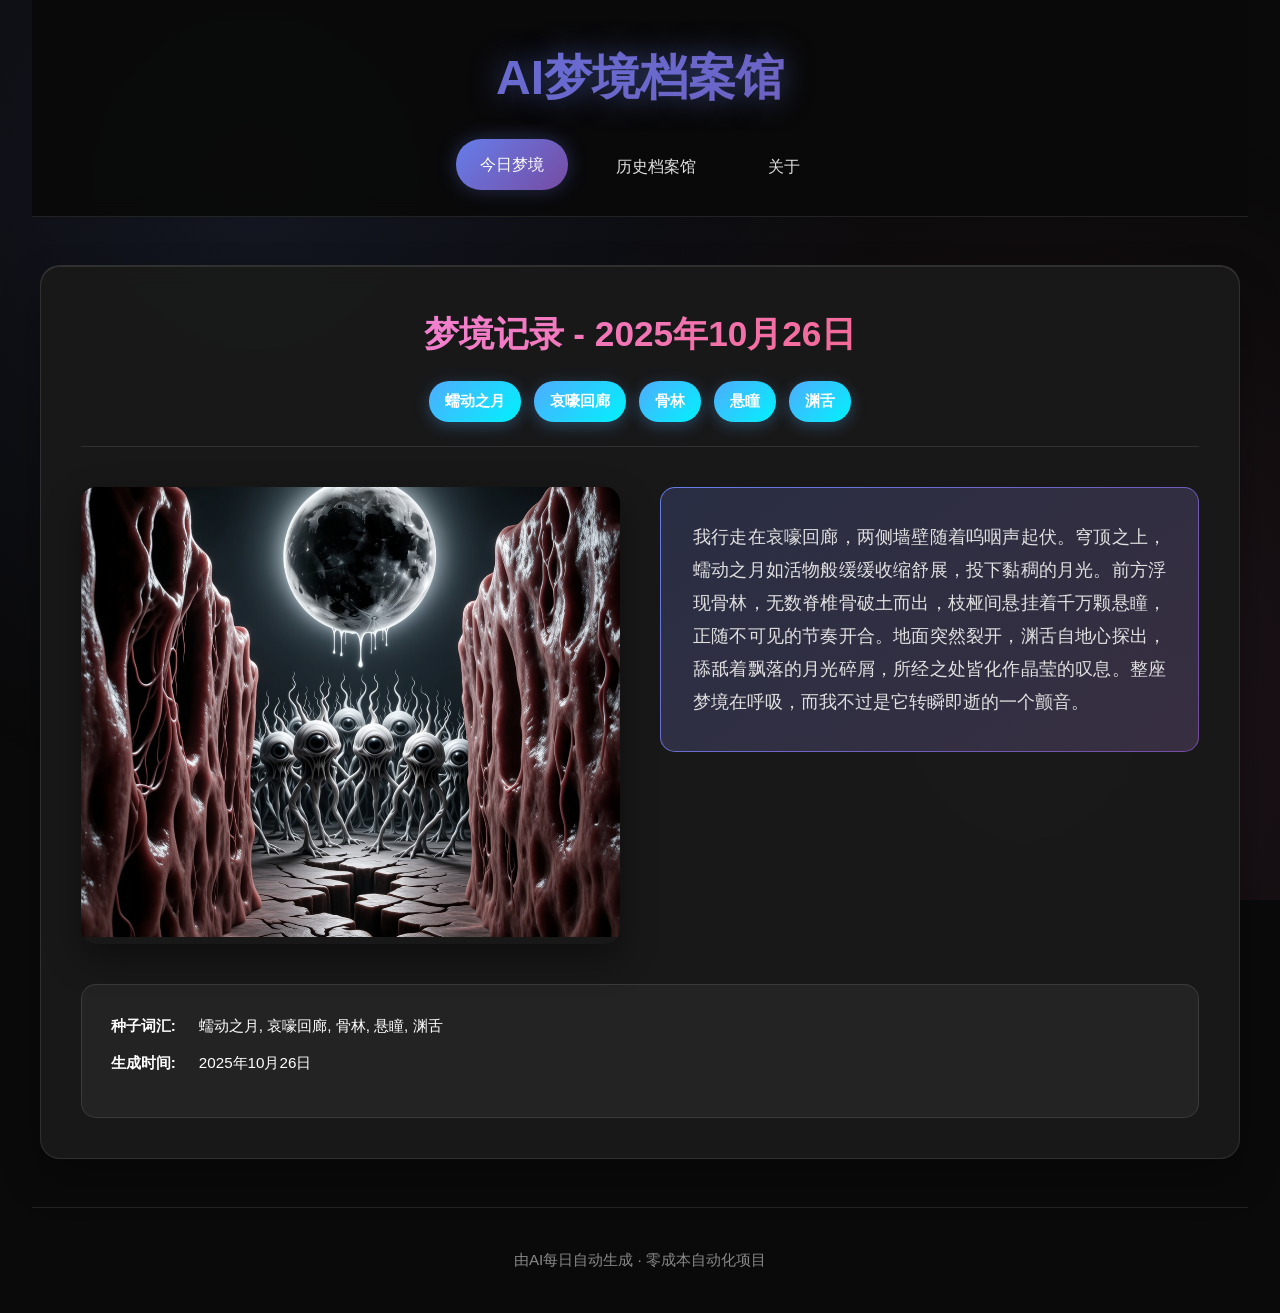
<file: index.html>
<!DOCTYPE html>
<html lang="zh-CN">
<head>
    <meta charset="UTF-8">
    <meta name="viewport" content="width=device-width, initial-scale=1.0">
    <title>AI梦境档案馆</title>
    <link rel="stylesheet" href="styles.css">
</head>
<body>
    <div class="container">
        <header>
            <h1>AI梦境档案馆</h1>
            <nav>
                <a href="index.html" class="active">今日梦境</a>
                <a href="archive.html">历史档案馆</a>
                <a href="about.html">关于</a>
            </nav>
        </header>

        <main>
            <div id="loading" class="loading">
                <div class="spinner"></div>
                <p>正在加载梦境...</p>
            </div>

            <div id="dream-container" class="dream-container hidden">
                <div class="dream-header">
                    <h2 id="dream-date">今日梦境</h2>
                    <div class="seeds" id="dream-seeds"></div>
                </div>

                <div class="dream-content">
                    <div class="dream-image">
                        <img id="dream-img" src="" alt="今日梦境图像">
                    </div>
                    <div class="dream-text">
                        <p id="dream-text"></p>
                    </div>
                </div>

                <div class="dream-meta">
                    <p><strong>种子词汇:</strong> <span id="seeds-list"></span></p>
                    <p><strong>生成时间:</strong> <span id="generation-time"></span></p>
                </div>
            </div>

            <div id="error-message" class="error-message hidden">
                <p>无法加载梦境数据，请稍后再试。</p>
            </div>
        </main>

        <footer>
            <p>由AI每日自动生成 · 零成本自动化项目</p>
        </footer>
    </div>

    <script src="main.js"></script>
</body>
</html>
</file>
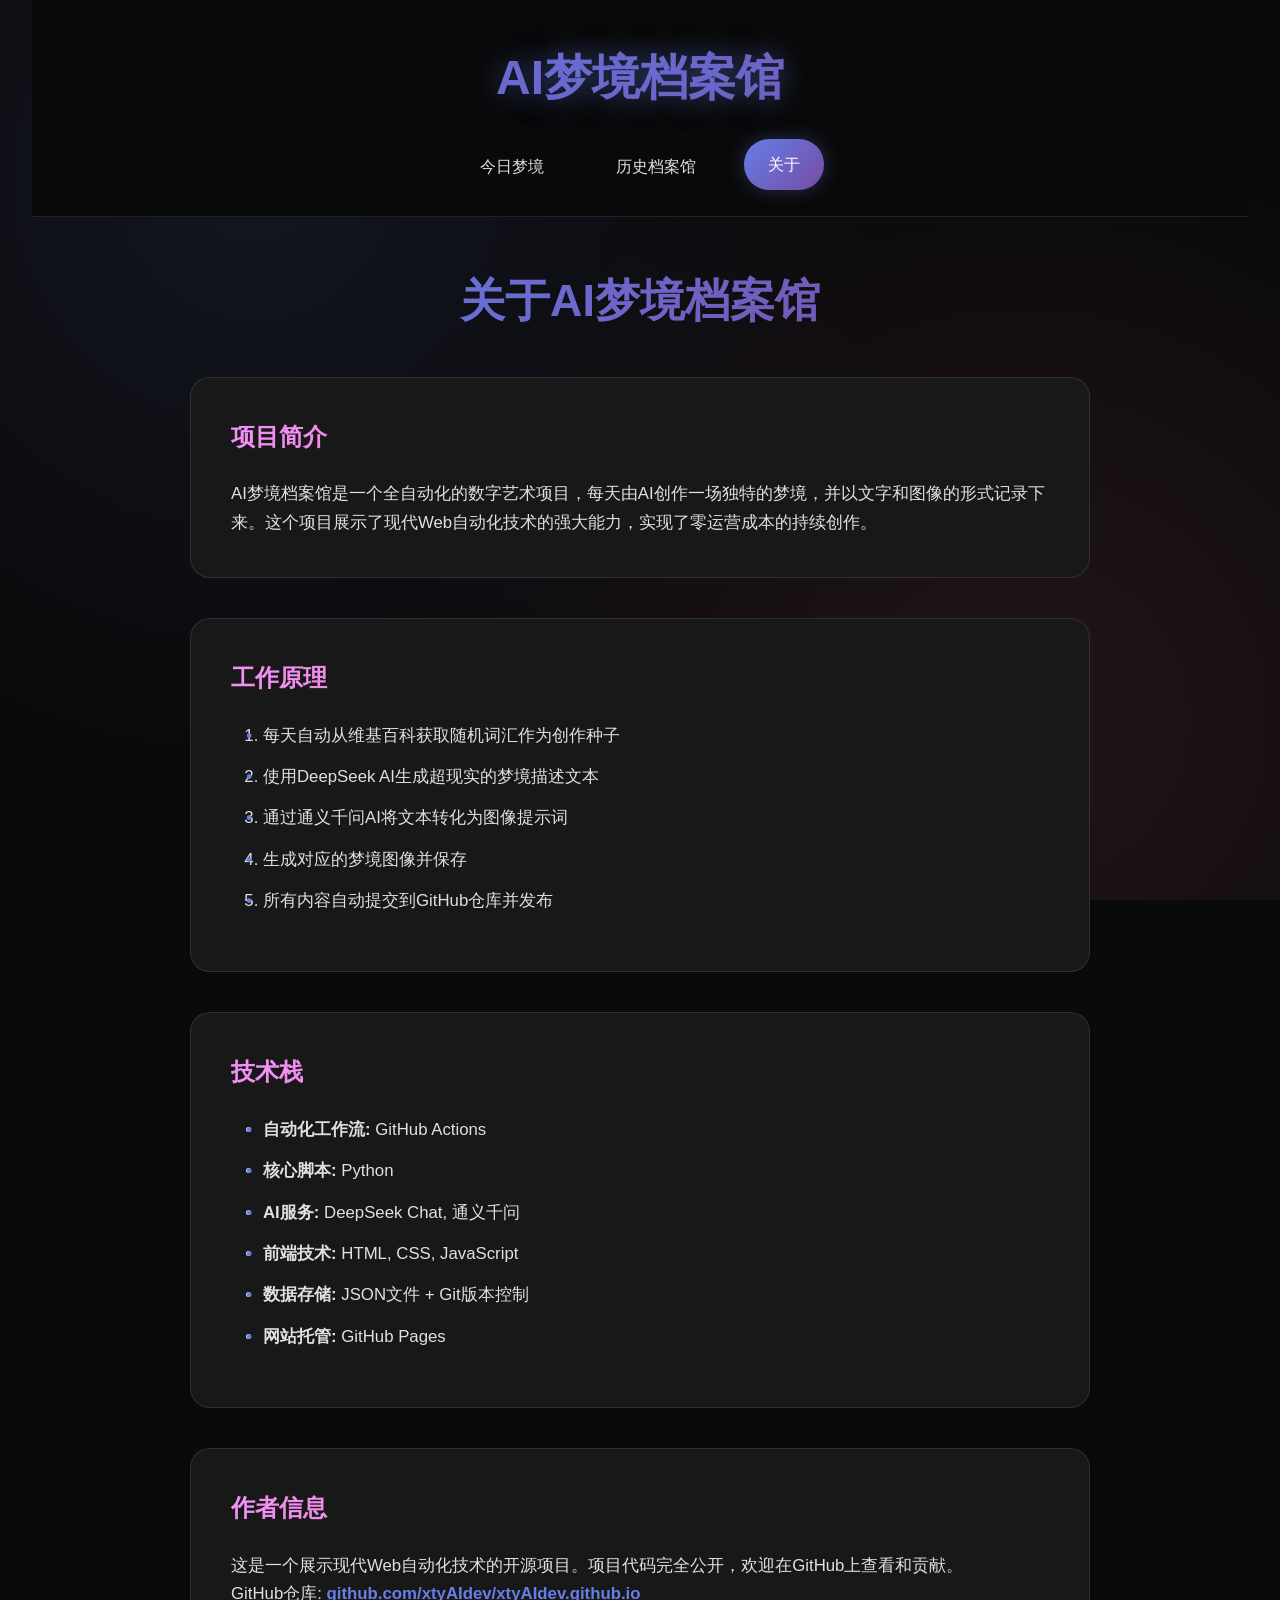
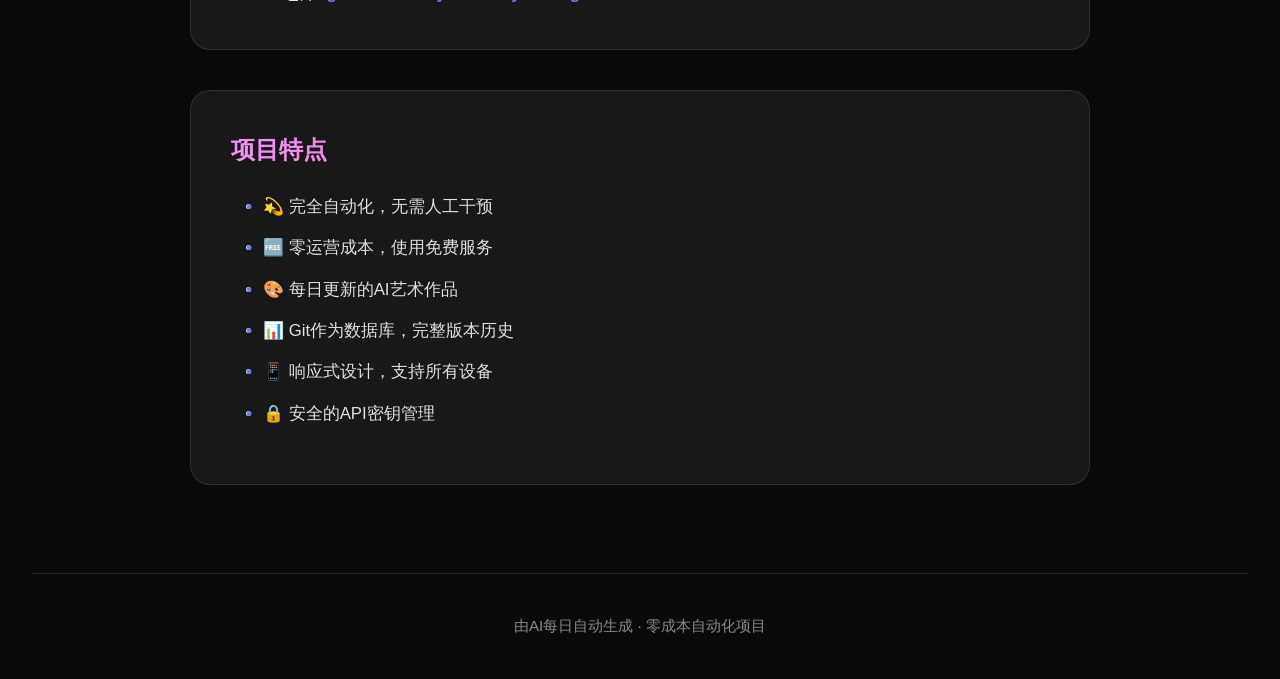
<file: about.html>
<!DOCTYPE html>
<html lang="zh-CN">
<head>
    <meta charset="UTF-8">
    <meta name="viewport" content="width=device-width, initial-scale=1.0">
    <title>AI梦境档案馆 - 关于</title>
    <link rel="stylesheet" href="styles.css">
</head>
<body>
    <div class="container">
        <header>
            <h1>AI梦境档案馆</h1>
            <nav>
                <a href="index.html">今日梦境</a>
                <a href="archive.html">历史档案馆</a>
                <a href="about.html" class="active">关于</a>
            </nav>
        </header>

        <main>
            <div class="about-content">
                <h2>关于AI梦境档案馆</h2>
                
                <section class="project-intro">
                    <h3>项目简介</h3>
                    <p>AI梦境档案馆是一个全自动化的数字艺术项目，每天由AI创作一场独特的梦境，并以文字和图像的形式记录下来。这个项目展示了现代Web自动化技术的强大能力，实现了零运营成本的持续创作。</p>
                </section>

                <section class="how-it-works">
                    <h3>工作原理</h3>
                    <ol>
                        <li>每天自动从维基百科获取随机词汇作为创作种子</li>
                        <li>使用DeepSeek AI生成超现实的梦境描述文本</li>
                        <li>通过通义千问AI将文本转化为图像提示词</li>
                        <li>生成对应的梦境图像并保存</li>
                        <li>所有内容自动提交到GitHub仓库并发布</li>
                    </ol>
                </section>

                <section class="tech-stack">
                    <h3>技术栈</h3>
                    <ul>
                        <li><strong>自动化工作流:</strong> GitHub Actions</li>
                        <li><strong>核心脚本:</strong> Python</li>
                        <li><strong>AI服务:</strong> DeepSeek Chat, 通义千问</li>
                        <li><strong>前端技术:</strong> HTML, CSS, JavaScript</li>
                        <li><strong>数据存储:</strong> JSON文件 + Git版本控制</li>
                        <li><strong>网站托管:</strong> GitHub Pages</li>
                    </ul>
                </section>

                <section class="author-info">
                    <h3>作者信息</h3>
                    <p>这是一个展示现代Web自动化技术的开源项目。项目代码完全公开，欢迎在GitHub上查看和贡献。</p>
                    <p>GitHub仓库: <a href="https://github.com/xtyAIdev/xtyAIdev.github.io" target="_blank">github.com/xtyAIdev/xtyAIdev.github.io</a></p>
                </section>

                <section class="features">
                    <h3>项目特点</h3>
                    <ul>
                        <li>💫 完全自动化，无需人工干预</li>
                        <li>🆓 零运营成本，使用免费服务</li>
                        <li>🎨 每日更新的AI艺术作品</li>
                        <li>📊 Git作为数据库，完整版本历史</li>
                        <li>📱 响应式设计，支持所有设备</li>
                        <li>🔒 安全的API密钥管理</li>
                    </ul>
                </section>
            </div>
        </main>

        <footer>
            <p>由AI每日自动生成 · 零成本自动化项目</p>
        </footer>
    </div>
</body>
</html>
</file>
<file: styles.css>
/* 全局样式重置和基础设置 */
* {
    margin: 0;
    padding: 0;
    box-sizing: border-box;
}

:root {
    --primary-gradient: linear-gradient(135deg, #667eea 0%, #764ba2 100%);
    --secondary-gradient: linear-gradient(135deg, #f093fb 0%, #f5576c 100%);
    --accent-gradient: linear-gradient(135deg, #4facfe 0%, #00f2fe 100%);
    --dark-bg: #0a0a0a;
    --darker-bg: #050505;
    --card-bg: rgba(26, 26, 26, 0.95);
    --text-primary: #ffffff;
    --text-secondary: #e0e0e0;
    --text-muted: #888;
    --border-color: rgba(255, 255, 255, 0.1);
    --shadow-glow: 0 0 20px rgba(102, 126, 234, 0.3);
    --transition: all 0.3s cubic-bezier(0.4, 0, 0.2, 1);
}

body {
    font-family: 'Inter', -apple-system, BlinkMacSystemFont, 'Segoe UI', Roboto, Oxygen, Ubuntu, Cantarell, sans-serif;
    background: var(--dark-bg);
    color: var(--text-primary);
    line-height: 1.6;
    min-height: 100vh;
    overflow-x: hidden;
}

/* 背景动画效果 */
body::before {
    content: '';
    position: fixed;
    top: 0;
    left: 0;
    width: 100%;
    height: 100%;
    background: 
        radial-gradient(circle at 20% 20%, rgba(102, 126, 234, 0.1) 0%, transparent 50%),
        radial-gradient(circle at 80% 80%, rgba(244, 114, 182, 0.1) 0%, transparent 50%);
    z-index: -1;
    animation: float 20s ease-in-out infinite;
}

@keyframes float {
    0%, 100% { transform: translateY(0px) rotate(0deg); }
    50% { transform: translateY(-20px) rotate(180deg); }
}

/* 容器样式 */
.container {
    max-width: 1400px;
    margin: 0 auto;
    padding: 0 2rem;
    min-height: 100vh;
    display: flex;
    flex-direction: column;
}

/* 头部导航 - 现代化设计 */
header {
    padding: 2.5rem 0 1.5rem;
    text-align: center;
    border-bottom: 1px solid var(--border-color);
    background: rgba(10, 10, 10, 0.95);
    backdrop-filter: blur(10px);
    position: sticky;
    top: 0;
    z-index: 1000;
}

header h1 {
    font-size: 3rem;
    font-weight: 800;
    margin-bottom: 1.5rem;
    background: var(--primary-gradient);
    -webkit-background-clip: text;
    -webkit-text-fill-color: transparent;
    background-clip: text;
    text-shadow: 0 0 30px rgba(102, 126, 234, 0.5);
    animation: glow 2s ease-in-out infinite alternate;
}

@keyframes glow {
    from { text-shadow: 0 0 20px rgba(102, 126, 234, 0.5); }
    to { text-shadow: 0 0 30px rgba(102, 126, 234, 0.8), 0 0 40px rgba(102, 126, 234, 0.6); }
}

nav {
    display: flex;
    justify-content: center;
    gap: 1.5rem;
    flex-wrap: wrap;
}

nav a {
    color: var(--text-secondary);
    text-decoration: none;
    padding: 0.8rem 1.5rem;
    border-radius: 25px;
    transition: var(--transition);
    font-weight: 500;
    position: relative;
    overflow: hidden;
}

nav a::before {
    content: '';
    position: absolute;
    top: 0;
    left: -100%;
    width: 100%;
    height: 100%;
    background: var(--primary-gradient);
    transition: var(--transition);
    z-index: -1;
}

nav a:hover::before,
nav a.active::before {
    left: 0;
}

nav a:hover,
nav a.active {
    color: var(--text-primary);
    transform: translateY(-2px);
    box-shadow: var(--shadow-glow);
}

/* 主要内容区域 */
main {
    flex: 1;
    padding: 3rem 0;
}

/* 加载状态 - 现代化设计 */
.loading {
    text-align: center;
    padding: 4rem 2rem;
}

.spinner {
    width: 60px;
    height: 60px;
    border: 3px solid rgba(255, 255, 255, 0.1);
    border-top: 3px solid var(--text-primary);
    border-radius: 50%;
    animation: spin 1s linear infinite;
    margin: 0 auto 1.5rem;
    position: relative;
}

.spinner::after {
    content: '';
    position: absolute;
    top: -5px;
    left: -5px;
    right: -5px;
    bottom: -5px;
    border: 2px solid transparent;
    border-top: 2px solid rgba(102, 126, 234, 0.5);
    border-radius: 50%;
    animation: spin 2s linear infinite;
}

@keyframes spin {
    0% { transform: rotate(0deg); }
    100% { transform: rotate(360deg); }
}

.loading p {
    font-size: 1.2rem;
    color: var(--text-secondary);
    animation: pulse 2s ease-in-out infinite;
}

@keyframes pulse {
    0%, 100% { opacity: 1; }
    50% { opacity: 0.7; }
}

/* 错误和空状态消息 */
.error-message,
.empty-message {
    text-align: center;
    padding: 3rem;
    color: #ff6b6b;
    background: rgba(255, 107, 107, 0.1);
    border-radius: 15px;
    border: 1px solid rgba(255, 107, 107, 0.3);
}

/* 今日梦境样式 - 现代化设计 */
.dream-container {
    max-width: 1200px;
    margin: 0 auto;
    background: var(--card-bg);
    border-radius: 20px;
    padding: 2.5rem;
    box-shadow: 
        0 20px 40px rgba(0, 0, 0, 0.3),
        inset 0 1px 0 rgba(255, 255, 255, 0.1);
    backdrop-filter: blur(10px);
    border: 1px solid var(--border-color);
    animation: fadeInUp 0.8s ease-out;
}

@keyframes fadeInUp {
    from {
        opacity: 0;
        transform: translateY(30px);
    }
    to {
        opacity: 1;
        transform: translateY(0);
    }
}

.dream-header {
    text-align: center;
    margin-bottom: 2.5rem;
    padding-bottom: 1.5rem;
    border-bottom: 1px solid var(--border-color);
}

.dream-header h2 {
    font-size: 2.2rem;
    margin-bottom: 1.2rem;
    background: var(--secondary-gradient);
    -webkit-background-clip: text;
    -webkit-text-fill-color: transparent;
    background-clip: text;
    font-weight: 700;
}

.seeds {
    display: flex;
    justify-content: center;
    gap: 0.8rem;
    flex-wrap: wrap;
}

.seed-tag {
    background: var(--accent-gradient);
    color: white;
    padding: 0.5rem 1rem;
    border-radius: 20px;
    font-size: 0.95rem;
    font-weight: 600;
    transition: var(--transition);
    cursor: pointer;
    box-shadow: 0 4px 15px rgba(79, 172, 254, 0.3);
}

.seed-tag:hover {
    transform: translateY(-2px);
    box-shadow: 0 6px 20px rgba(79, 172, 254, 0.5);
}

.dream-content {
    display: grid;
    grid-template-columns: 1fr 1fr;
    gap: 2.5rem;
    margin-bottom: 2.5rem;
    align-items: start;
}

.dream-image {
    position: relative;
    overflow: hidden;
    border-radius: 15px;
    box-shadow: 0 15px 35px rgba(0, 0, 0, 0.4);
    transition: var(--transition);
}

.dream-image:hover {
    transform: translateY(-5px);
    box-shadow: 0 20px 45px rgba(0, 0, 0, 0.5);
}

.dream-image img {
    width: 100%;
    height: 450px;
    object-fit: cover;
    transition: transform 0.3s ease;
}

.dream-image:hover img {
    transform: scale(1.05);
}

.dream-text {
    background: rgba(255, 255, 255, 0.05);
    padding: 2rem;
    border-radius: 15px;
    border-left: 4px solid transparent;
    background: linear-gradient(145deg, rgba(26, 26, 26, 0.8), rgba(40, 40, 40, 0.8)) padding-box,
                var(--primary-gradient) border-box;
    border: 1px solid transparent;
}

.dream-text p {
    font-size: 1.15rem;
    line-height: 1.8;
    color: var(--text-secondary);
    text-align: justify;
}

.dream-meta {
    background: rgba(255, 255, 255, 0.05);
    padding: 1.8rem;
    border-radius: 15px;
    font-size: 0.95rem;
    border: 1px solid var(--border-color);
}

.dream-meta p {
    margin-bottom: 0.8rem;
    display: flex;
    align-items: center;
}

.dream-meta strong {
    color: var(--text-primary);
    margin-right: 0.5rem;
    min-width: 80px;
}

/* 档案馆样式 - 现代化设计 */
.archive-header {
    text-align: center;
    margin-bottom: 3rem;
    padding: 2rem;
    background: var(--card-bg);
    border-radius: 20px;
    border: 1px solid var(--border-color);
}

.archive-header h2 {
    font-size: 2.5rem;
    margin-bottom: 1rem;
    background: var(--primary-gradient);
    -webkit-background-clip: text;
    -webkit-text-fill-color: transparent;
    background-clip: text;
    font-weight: 800;
}

.archive-header p {
    color: var(--text-secondary);
    font-size: 1.2rem;
    opacity: 0.9;
}

.gallery-container {
    display: grid;
    grid-template-columns: repeat(auto-fill, minmax(350px, 1fr));
    gap: 2rem;
    padding: 1rem 0;
}

.dream-card {
    background: var(--card-bg);
    border-radius: 20px;
    overflow: hidden;
    transition: var(--transition);
    border: 1px solid var(--border-color);
    position: relative;
}

.dream-card::before {
    content: '';
    position: absolute;
    top: 0;
    left: 0;
    right: 0;
    bottom: 0;
    background: var(--primary-gradient);
    opacity: 0;
    transition: var(--transition);
    z-index: 1;
}

.dream-card:hover {
    transform: translateY(-8px);
    box-shadow: 
        0 25px 50px rgba(0, 0, 0, 0.4),
        var(--shadow-glow);
}

.dream-card:hover::before {
    opacity: 0.1;
}

.card-image {
    position: relative;
    height: 250px;
    overflow: hidden;
}

.card-image img {
    width: 100%;
    height: 100%;
    object-fit: cover;
    transition: transform 0.3s ease;
}

.dream-card:hover .card-image img {
    transform: scale(1.1);
}

.card-overlay {
    position: absolute;
    top: 0;
    left: 0;
    right: 0;
    bottom: 0;
    background: linear-gradient(to top, rgba(0, 0, 0, 0.8), transparent);
    display: flex;
    align-items: flex-end;
    padding: 1.5rem;
    z-index: 2;
}

.card-date {
    color: white;
    font-weight: 600;
    font-size: 1rem;
}

.card-content {
    padding: 2rem;
    position: relative;
    z-index: 2;
}

.card-content h3 {
    font-size: 1.3rem;
    margin-bottom: 1rem;
    color: var(--text-primary);
    font-weight: 700;
}

.card-seeds {
    display: flex;
    gap: 0.5rem;
    flex-wrap: wrap;
    margin-bottom: 1.2rem;
}

.card-seeds .seed-tag {
    font-size: 0.85rem;
    padding: 0.3rem 0.8rem;
}

.card-preview {
    color: var(--text-secondary);
    font-size: 0.95rem;
    margin-bottom: 1.5rem;
    line-height: 1.6;
    display: -webkit-box;
    -webkit-line-clamp: 3;
    -webkit-box-orient: vertical;
    overflow: hidden;
}

.view-details {
    background: var(--primary-gradient);
    color: white;
    border: none;
    padding: 0.8rem 1.5rem;
    border-radius: 25px;
    cursor: pointer;
    font-size: 0.95rem;
    font-weight: 600;
    transition: var(--transition);
    width: 100%;
}

.view-details:hover {
    transform: translateY(-2px);
    box-shadow: 0 8px 25px rgba(102, 126, 234, 0.4);
}

/* 关于页面样式 - 现代化设计 */
.about-content {
    max-width: 900px;
    margin: 0 auto;
}

.about-content h2 {
    font-size: 2.8rem;
    margin-bottom: 2.5rem;
    background: var(--primary-gradient);
    -webkit-background-clip: text;
    -webkit-text-fill-color: transparent;
    background-clip: text;
    text-align: center;
    font-weight: 800;
}

.about-content section {
    margin-bottom: 2.5rem;
    background: var(--card-bg);
    padding: 2.5rem;
    border-radius: 20px;
    border: 1px solid var(--border-color);
    transition: var(--transition);
}

.about-content section:hover {
    transform: translateY(-3px);
    box-shadow: 0 15px 35px rgba(0, 0, 0, 0.3);
}

.about-content h3 {
    color: var(--text-primary);
    margin-bottom: 1.5rem;
    font-size: 1.5rem;
    font-weight: 700;
    background: var(--secondary-gradient);
    -webkit-background-clip: text;
    -webkit-text-fill-color: transparent;
    background-clip: text;
}

.about-content p,
.about-content li {
    color: var(--text-secondary);
    line-height: 1.7;
    font-size: 1.05rem;
}

.about-content ul,
.about-content ol {
    padding-left: 2rem;
    margin: 1rem 0;
}

.about-content li {
    margin-bottom: 0.8rem;
    position: relative;
}

.about-content li::before {
    content: '•';
    color: #667eea;
    font-weight: bold;
    display: inline-block;
    width: 1em;
    margin-left: -1em;
}

.about-content a {
    color: #667eea;
    text-decoration: none;
    transition: var(--transition);
    font-weight: 600;
}

.about-content a:hover {
    color: #764ba2;
    text-decoration: underline;
}

/* 页脚样式 */
footer {
    text-align: center;
    padding: 2.5rem 0;
    margin-top: auto;
    border-top: 1px solid var(--border-color);
    color: var(--text-muted);
    font-size: 0.95rem;
}

/* 工具类 */
.hidden {
    display: none !important;
}

.fade-in {
    animation: fadeIn 0.6s ease-out;
}

@keyframes fadeIn {
    from { opacity: 0; }
    to { opacity: 1; }
}

/* 响应式设计 */
@media (max-width: 1024px) {
    .container {
        padding: 0 1.5rem;
    }
    
    header h1 {
        font-size: 2.5rem;
    }
    
    .dream-content {
        grid-template-columns: 1fr;
        gap: 2rem;
    }
    
    .dream-image img {
        height: 400px;
    }
    
    .gallery-container {
        grid-template-columns: repeat(auto-fill, minmax(300px, 1fr));
    }
}

@media (max-width: 768px) {
    .container {
        padding: 0 1rem;
    }
    
    header {
        padding: 2rem 0 1rem;
    }
    
    header h1 {
        font-size: 2rem;
    }
    
    nav {
        gap: 1rem;
    }
    
    nav a {
        padding: 0.6rem 1.2rem;
        font-size: 0.9rem;
    }
    
    .dream-container {
        padding: 2rem;
        margin: 0 1rem;
    }
    
    .dream-header h2 {
        font-size: 1.8rem;
    }
    
    .dream-image img {
        height: 350px;
    }
    
    .dream-text,
    .dream-meta {
        padding: 1.5rem;
    }
    
    .gallery-container {
        grid-template-columns: 1fr;
        gap: 1.5rem;
    }
    
    .archive-header {
        padding: 1.5rem;
        margin: 0 1rem 2rem;
    }
    
    .archive-header h2 {
        font-size: 2rem;
    }
    
    .about-content section {
        padding: 2rem;
        margin: 0 1rem 2rem;
    }
    
    .about-content h2 {
        font-size: 2.2rem;
    }
}

@media (max-width: 480px) {
    header h1 {
        font-size: 1.8rem;
    }
    
    nav {
        flex-direction: column;
        align-items: center;
        gap: 0.8rem;
    }
    
    .dream-container {
        padding: 1.5rem;
    }
    
    .dream-header h2 {
        font-size: 1.6rem;
    }
    
    .dream-image img {
        height: 300px;
    }
    
    .dream-text,
    .dream-meta {
        padding: 1.2rem;
    }
    
    .dream-text p {
        font-size: 1rem;
    }
    
    .seed-tag {
        font-size: 0.85rem;
        padding: 0.4rem 0.8rem;
    }
    
    .archive-header h2 {
        font-size: 1.8rem;
    }
    
    .about-content h2 {
        font-size: 2rem;
    }
    
    .about-content section {
        padding: 1.5rem;
    }
    
    footer {
        padding: 2rem 0;
    }
}

/* 滚动条美化 */
::-webkit-scrollbar {
    width: 8px;
}

::-webkit-scrollbar-track {
    background: var(--darker-bg);
}

::-webkit-scrollbar-thumb {
    background: var(--primary-gradient);
    border-radius: 4px;
}

::-webkit-scrollbar-thumb:hover {
    background: var(--secondary-gradient);
}

/* 选择文本样式 */
::selection {
    background: rgba(102, 126, 234, 0.3);
    color: var(--text-primary);
}

/* 焦点样式 */
:focus {
    outline: 2px solid #667eea;
    outline-offset: 2px;
}

/* 图片加载过渡效果 */
img {
    transition: opacity 0.3s ease;
}

img[src=""], 
img:not([src]) {
    opacity: 0;
}

img.loaded {
    opacity: 1;
}
</file>
